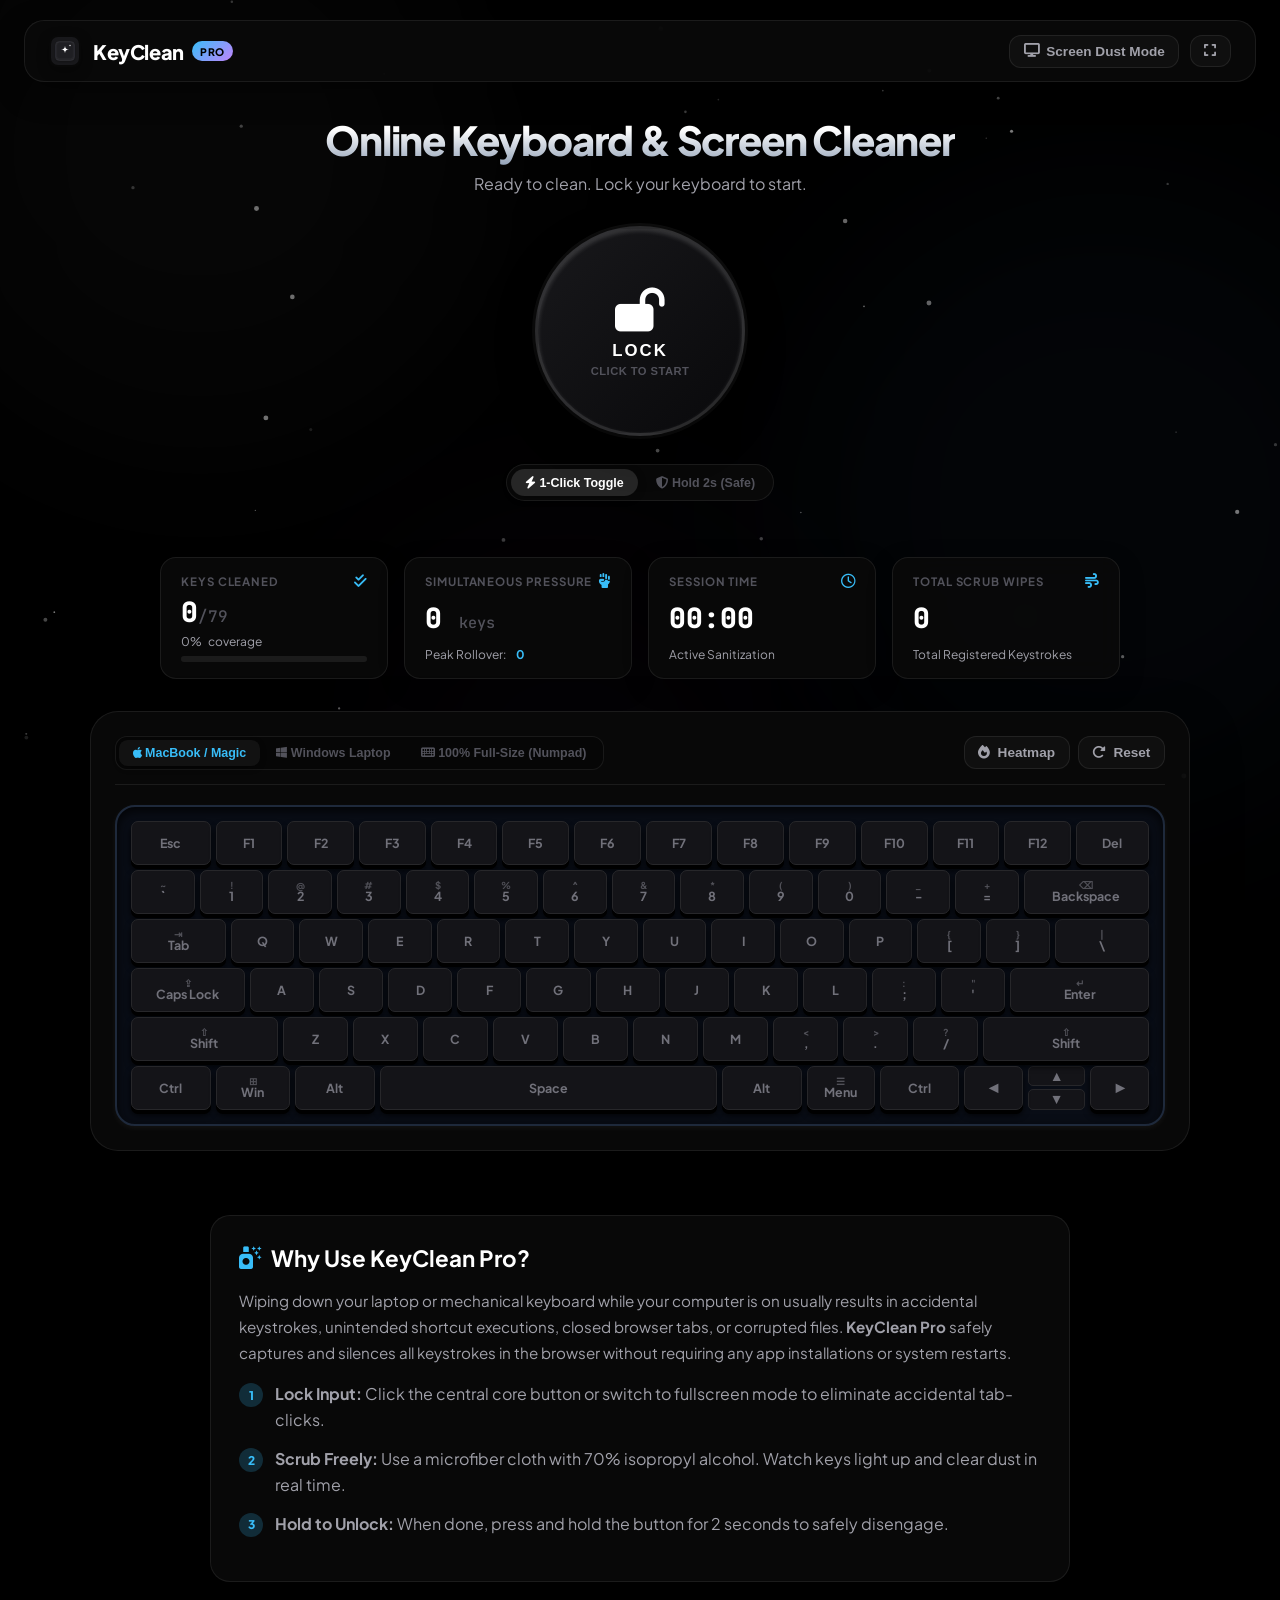
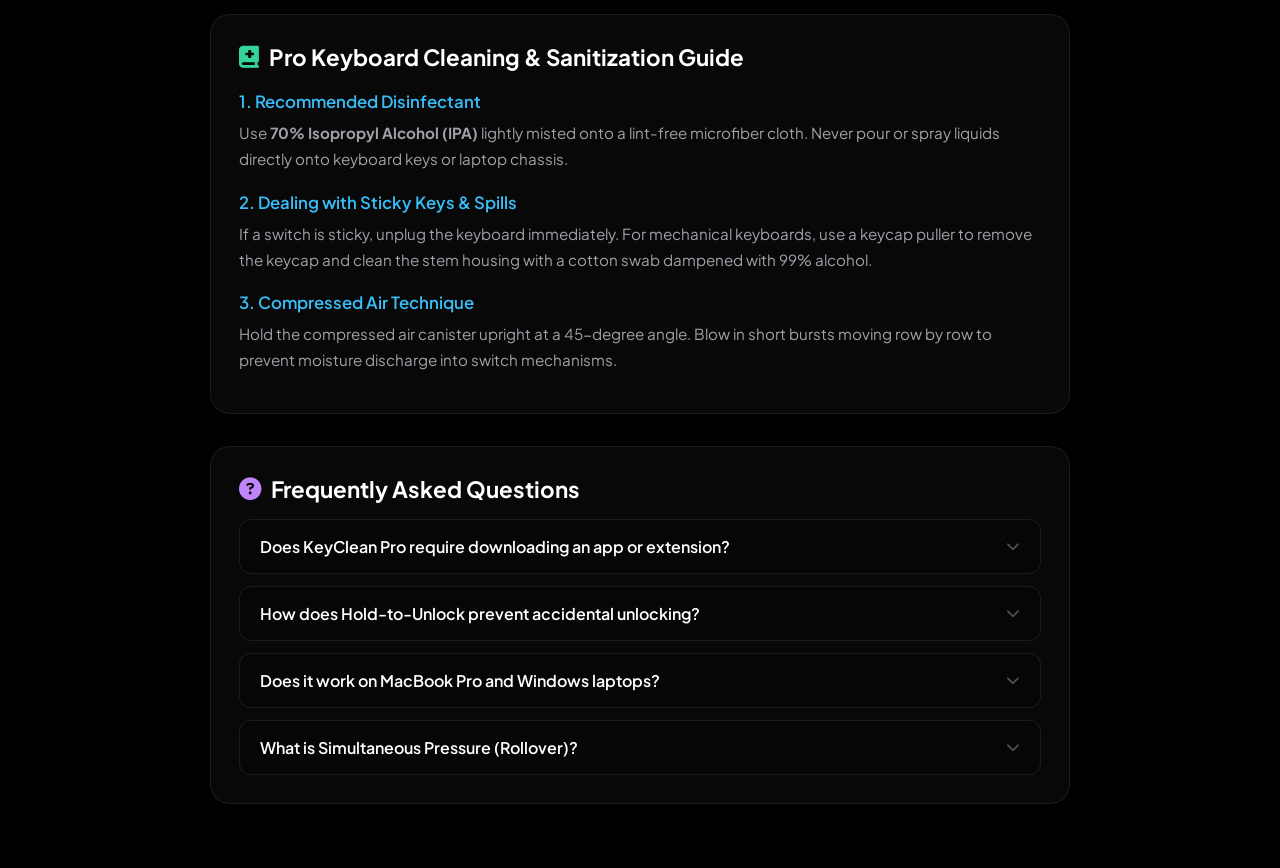
<file: index.html>
<!DOCTYPE html>
<html lang="en" data-theme="midnight">
<head>
    <meta charset="UTF-8">
    <meta name="viewport" content="width=device-width, initial-scale=1.0">
    <meta name="description" content="KeyClean Pro is a free online keyboard cleaner and screen sanitizer tool. Safely freeze keystrokes, detect multi-key rollover, inspect screen dust, and wipe laptop keys without typing.">
    <meta name="keywords" content="keyboard cleaner, online keyboard cleaner, clean keyboard without typing, keyboard lock, macbook keyboard cleaner, laptop keyboard cleaner, disable keyboard to wipe, screen dust inspection, key rollover tester, anti-ghosting test">
    <meta name="author" content="Arun Thomas">
    <meta name="robots" content="index, follow">
    <meta name="theme-color" content="#000000">
    <link rel="canonical" href="https://keycleanpro.vercel.app/">
    <title>KeyClean Pro – Free Online Keyboard &amp; Screen Cleaning Studio</title>

    <!-- Favicon & Touch Icons -->
    <link rel="icon" type="image/svg+xml" href="favicon.svg">
    <link rel="apple-touch-icon" href="assets/logo.png">

    <!-- Open Graph & Social Cards -->
    <meta property="og:site_name" content="KeyClean Pro">
    <meta property="og:title" content="KeyClean Pro – Free Online Keyboard & Screen Cleaner">
    <meta property="og:description" content="Freeze keystrokes safely, test multi-key rollover, inspect screen dust, and wipe your laptop keys without typing junk.">
    <meta property="og:type" content="website">
    <meta property="og:url" content="https://keycleanpro.vercel.app/">
    <meta property="og:image" content="https://raw.githubusercontent.com/arunofhyd/keycleanpro/main/assets/logo.png">

    <!-- Twitter Card -->
    <meta name="twitter:card" content="summary_large_image">
    <meta name="twitter:title" content="KeyClean Pro – Free Online Keyboard & Screen Cleaner">
    <meta name="twitter:description" content="Freeze keystrokes safely, test multi-key rollover, inspect screen dust, and wipe your laptop keys without typing junk.">
    <meta name="twitter:image" content="https://raw.githubusercontent.com/arunofhyd/keycleanpro/main/assets/logo.png">

    <!-- Icons & Fonts -->
    <link rel="stylesheet" href="https://cdnjs.cloudflare.com/ajax/libs/font-awesome/6.5.1/css/all.min.css">
    <link rel="stylesheet" href="css/themes.css">
    <link rel="stylesheet" href="css/style.css">

    <!-- Schema.org Application Metadata -->
    <script type="application/ld+json">
    {
      "@context": "https://schema.org",
      "@type": "SoftwareApplication",
      "name": "KeyClean Pro",
      "applicationCategory": "UtilityApplication",
      "operatingSystem": "macOS, Windows, Linux, ChromeOS",
      "description": "Professional web utility to safely freeze keyboard inputs, track cleaning telemetry, inspect screen smudges, and sanitize laptop or desktop keyboards.",
      "offers": {
        "@type": "Offer",
        "price": "0",
        "priceCurrency": "USD"
      }
    }
    </script>

    <!-- Schema.org FAQ Metadata -->
    <script type="application/ld+json">
    {
      "@context": "https://schema.org",
      "@type": "FAQPage",
      "mainEntity": [
        {
          "@type": "Question",
          "name": "How does KeyClean Pro safely lock my keyboard?",
          "acceptedAnswer": {
            "@type": "Answer",
            "text": "KeyClean Pro uses high-priority capture-phase browser event interceptors to suppress all keystrokes, OS shortcut attempts, and context menus, allowing you to wipe keys without typing."
          }
        },
        {
          "@type": "Question",
          "name": "Why is Hold-to-Unlock safer than a standard button?",
          "acceptedAnswer": {
            "@type": "Answer",
            "text": "When vigorously scrubbing a keyboard or trackpad, an accidental finger or cloth swipe can click a standard button and unlock the keyboard mid-clean. Hold-to-Unlock requires a deliberate 2-second press to disengage."
          }
        },
        {
          "@type": "Question",
          "name": "What is Screen Dust & Smudge Inspection Mode?",
          "acceptedAnswer": {
            "@type": "Answer",
            "text": "It switches your monitor into pure pitch-black, brilliant clean white, or high-contrast grids to highlight fingerprints, smudges, and dust particles while wiping your display."
          }
        }
      ]
    }
    </script>
</head>
<body>

    <!-- Ambient Gradient Mesh & Particle Canvas -->
    <div class="ambient-mesh" aria-hidden="true">
        <div class="mesh-blob mesh-blob-1"></div>
        <div class="mesh-blob mesh-blob-2"></div>
        <div class="mesh-blob mesh-blob-3"></div>
    </div>
    <canvas id="particleCanvas" aria-hidden="true"></canvas>

    <!-- Main Container -->
    <main class="app-container">

        <!-- Top Header & Controls -->
        <header class="header-bar" role="banner">
            <div class="brand">
                <img src="assets/logo.svg" alt="KeyClean Pro Logo" class="brand-logo" width="32" height="32">
                <div class="brand-title">
                    KeyClean <span class="pro-badge">PRO</span>
                </div>
            </div>

            <nav class="header-actions" aria-label="Tool options">
                <!-- Screen Cleaner Mode -->
                <button id="screenCleanBtn" class="action-btn" title="Screen Dust & Smudge Finder" aria-label="Screen Dust Finder">
                    <i class="fa-solid fa-display"></i>
                    <span>Screen Dust Mode</span>
                </button>

                <!-- Fullscreen Toggle -->
                <button id="fullscreenBtn" class="action-btn" title="Toggle Fullscreen" aria-label="Toggle Fullscreen">
                    <i class="fa-solid fa-expand"></i>
                </button>
            </nav>
        </header>

        <!-- Hero Section & Lock Console -->
        <section class="hero-deck" aria-labelledby="mainTitle">
            <h1 id="mainTitle">Online Keyboard & Screen Cleaner</h1>
            <p id="heroSubtitle" class="hero-subtitle">Ready to clean. Lock your keyboard to start.</p>

            <!-- Big Interactive Lock/Unlock Core -->
            <div class="lock-core-wrapper">
                <svg class="lock-svg-ring" viewBox="0 0 234 234" aria-hidden="true">
                    <circle class="lock-ring-bg" cx="117" cy="117" r="105"></circle>
                    <circle id="lockRingProgress" class="lock-ring-progress" cx="117" cy="117" r="105"></circle>
                </svg>

                <button id="lockCoreBtn" class="lock-core-btn" aria-label="Toggle Keyboard Lock">
                    <div class="lock-icon-box">
                        <i id="lockIcon" class="fa-solid fa-lock-open"></i>
                    </div>
                    <span id="lockLabel" class="lock-btn-label">LOCK</span>
                    <span id="lockSublabel" class="lock-btn-sublabel">Click to Start</span>
                </button>
            </div>

            <!-- Safety Mode Switcher -->
            <div class="safety-controls">
                <div class="mode-pill-group" role="radiogroup" aria-label="Unlock Protection Mode">
                    <button class="mode-pill active" data-mode="click" role="radio" aria-checked="true">
                        <i class="fa-solid fa-bolt mr-1"></i> 1-Click Toggle
                    </button>
                    <button class="mode-pill" data-mode="hold" role="radio" aria-checked="false">
                        <i class="fa-solid fa-shield-halved mr-1"></i> Hold 2s (Safe)
                    </button>
                </div>
            </div>
        </section>

        <!-- Real-Time Telemetry HUD -->
        <section class="telemetry-hud" aria-label="Cleaning Telemetry">
            <!-- Coverage / Keys Cleaned -->
            <div class="hud-card">
                <div class="hud-header">
                    <span class="hud-title">Keys Cleaned</span>
                    <i class="fa-solid fa-check-double hud-icon"></i>
                </div>
                <div class="hud-value">
                    <span id="hudCleanedCount">0</span><span style="font-size: 1rem; color: var(--text-muted); font-weight: 500;">/<span id="hudTotalKeys">78</span></span>
                </div>
                <div class="hud-footer">
                    <span id="hudCoveragePct">0%</span> coverage
                </div>
                <div class="mini-progress-track">
                    <div id="hudProgressFill" class="mini-progress-fill"></div>
                </div>
            </div>

            <!-- Rollover / Simultaneous Pressure -->
            <div class="hud-card">
                <div class="hud-header">
                    <span class="hud-title">Simultaneous Pressure</span>
                    <i class="fa-solid fa-hand-fist hud-icon"></i>
                </div>
                <div class="hud-value">
                    <span id="hudCurrentRollover">0</span> <span style="font-size: 0.95rem; font-weight: 500; color: var(--text-muted);">keys</span>
                </div>
                <div class="hud-footer">
                    Peak Rollover: <strong id="hudPeakRollover" style="color: var(--accent-cyan); margin-left: 4px;">0</strong>
                </div>
            </div>

            <!-- Cleaning Timer -->
            <div class="hud-card">
                <div class="hud-header">
                    <span class="hud-title">Session Time</span>
                    <i class="fa-regular fa-clock hud-icon"></i>
                </div>
                <div class="hud-value" id="hudTimer">00:00</div>
                <div class="hud-footer">Active Sanitization</div>
            </div>

            <!-- Scrub Velocity -->
            <div class="hud-card">
                <div class="hud-header">
                    <span class="hud-title">Total Scrub Wipes</span>
                    <i class="fa-solid fa-wind hud-icon"></i>
                </div>
                <div class="hud-value" id="hudTotalWipes">0</div>
                <div class="hud-footer">Total Registered Keystrokes</div>
            </div>
        </section>

        <!-- Virtual Keyboard Canvas Deck -->
        <section class="keyboard-wrapper" aria-label="Interactive Virtual Keyboard">
            <div class="keyboard-header-bar">
                <div class="layout-selector" role="tablist" aria-label="Keyboard Layouts">
                    <button class="layout-tab active" data-layout="mac" role="tab" aria-selected="true">
                        <i class="fa-brands fa-apple mr-1"></i> MacBook / Magic
                    </button>
                    <button class="layout-tab" data-layout="windows" role="tab" aria-selected="false">
                        <i class="fa-brands fa-windows mr-1"></i> Windows Laptop
                    </button>
                    <button class="layout-tab" data-layout="fullsize" role="tab" aria-selected="false">
                        <i class="fa-solid fa-keyboard mr-1"></i> 100% Full-Size (Numpad)
                    </button>
                </div>

                <div style="display: flex; gap: 0.5rem; align-items: center;">
                    <button id="toggleHeatmapBtn" class="action-btn" title="Toggle Scrubbing Heatmap">
                        <i class="fa-solid fa-fire"></i>
                        <span>Heatmap</span>
                    </button>
                    <button id="resetSessionBtn" class="action-btn" title="Reset Cleaned Keys & Counters">
                        <i class="fa-solid fa-rotate-right"></i>
                        <span>Reset</span>
                    </button>
                </div>
            </div>

            <!-- Render Target for Dynamic Keys Matrix -->
            <div id="keyboardDeck" class="keyboard-deck"></div>
        </section>

        <!-- SEO & Knowledge Section -->
        <section class="guide-section">
            <article class="guide-card">
                <h2><i class="fa-solid fa-spray-can-sparkles" style="color: var(--accent-cyan);"></i> Why Use KeyClean Pro?</h2>
                <p>
                    Wiping down your laptop or mechanical keyboard while your computer is on usually results in accidental keystrokes, unintended shortcut executions, closed browser tabs, or corrupted files. 
                    <strong>KeyClean Pro</strong> safely captures and silences all keystrokes in the browser without requiring any app installations or system restarts.
                </p>
                <div class="step-list">
                    <div class="step-item">
                        <span class="step-num">1</span>
                        <div><strong>Lock Input:</strong> Click the central core button or switch to fullscreen mode to eliminate accidental tab-clicks.</div>
                    </div>
                    <div class="step-item">
                        <span class="step-num">2</span>
                        <div><strong>Scrub Freely:</strong> Use a microfiber cloth with 70% isopropyl alcohol. Watch keys light up and clear dust in real time.</div>
                    </div>
                    <div class="step-item">
                        <span class="step-num">3</span>
                        <div><strong>Hold to Unlock:</strong> When done, press and hold the button for 2 seconds to safely disengage.</div>
                    </div>
                </div>
            </article>

            <!-- Pro Sanitization Guide -->
            <article class="guide-card">
                <h2><i class="fa-solid fa-book-medical" style="color: var(--accent-emerald);"></i> Pro Keyboard Cleaning & Sanitization Guide</h2>
                <h3>1. Recommended Disinfectant</h3>
                <p>
                    Use <strong>70% Isopropyl Alcohol (IPA)</strong> lightly misted onto a lint-free microfiber cloth. Never pour or spray liquids directly onto keyboard keys or laptop chassis.
                </p>

                <h3>2. Dealing with Sticky Keys & Spills</h3>
                <p>
                    If a switch is sticky, unplug the keyboard immediately. For mechanical keyboards, use a keycap puller to remove the keycap and clean the stem housing with a cotton swab dampened with 99% alcohol.
                </p>

                <h3>3. Compressed Air Technique</h3>
                <p>
                    Hold the compressed air canister upright at a 45-degree angle. Blow in short bursts moving row by row to prevent moisture discharge into switch mechanisms.
                </p>
            </article>

            <!-- Interactive FAQ Accordion -->
            <article class="guide-card">
                <h2><i class="fa-solid fa-circle-question" style="color: var(--accent-purple);"></i> Frequently Asked Questions</h2>
                <div class="faq-accordion">
                    <div class="faq-item">
                        <div class="faq-question">
                            <span>Does KeyClean Pro require downloading an app or extension?</span>
                            <i class="fa-solid fa-chevron-down faq-chevron"></i>
                        </div>
                        <div class="faq-answer">
                            No! KeyClean Pro is 100% web-based. It runs client-side in Safari, Chrome, Edge, and Firefox without requiring software downloads, admin rights, or browser extensions.
                        </div>
                    </div>

                    <div class="faq-item">
                        <div class="faq-question">
                            <span>How does Hold-to-Unlock prevent accidental unlocking?</span>
                            <i class="fa-solid fa-chevron-down faq-chevron"></i>
                        </div>
                        <div class="faq-answer">
                            Standard online cleaners unlock with a single inadvertent click. During heavy wiping, a cloth or palm can easily hit the mouse button. Our 2-second hold gauge ensures only intentional unlocks are registered.
                        </div>
                    </div>

                    <div class="faq-item">
                        <div class="faq-question">
                            <span>Does it work on MacBook Pro and Windows laptops?</span>
                            <i class="fa-solid fa-chevron-down faq-chevron"></i>
                        </div>
                        <div class="faq-answer">
                            Yes! KeyClean Pro includes native layouts for macOS (Command ⌘, Option ⌥) and Windows/PC laptops, plus a complete 100% full-size keyboard with numpad.
                        </div>
                    </div>

                    <div class="faq-item">
                        <div class="faq-question">
                            <span>What is Simultaneous Pressure (Rollover)?</span>
                            <i class="fa-solid fa-chevron-down faq-chevron"></i>
                        </div>
                        <div class="faq-answer">
                            When wiping multiple keys simultaneously with a cloth, your keyboard registers multiple inputs at once. KeyClean Pro measures multi-key rollover in real-time to benchmark your keyboard's anti-ghosting matrix.
                        </div>
                    </div>
                </div>
            </article>
        </section>

    </main>

    <!-- Screen Cleaning / Dust Inspection Modal Overlay -->
    <div id="screenOverlay" class="screen-inspection-overlay" role="dialog" aria-modal="true" aria-label="Screen Dust Inspection Mode">
        <div class="screen-toolbar">
            <span style="font-size: 0.8rem; font-weight: 700; color: #fff; margin-right: 0.5rem;">Dust Inspection:</span>
            <button class="screen-color-btn active" data-color="#000000" style="background: #000000;" title="OLED Pure Black"></button>
            <button class="screen-color-btn" data-color="#ffffff" style="background: #ffffff;" title="Clean White"></button>
            <button class="screen-color-btn" data-color="#10b981" style="background: #10b981;" title="Matrix Green"></button>
            <button class="screen-color-btn" data-color="grid" style="background: #1e293b;" title="High-Contrast Alignment Grid"></button>
            <button id="screenExitBtn" class="screen-exit-btn">Exit (ESC)</button>
        </div>
    </div>

    <!-- Application Scripts -->
    <script src="js/layouts.js"></script>
    <script src="js/cleaner.js"></script>
    <script src="js/app.js"></script>
</body>
</html>
</file>
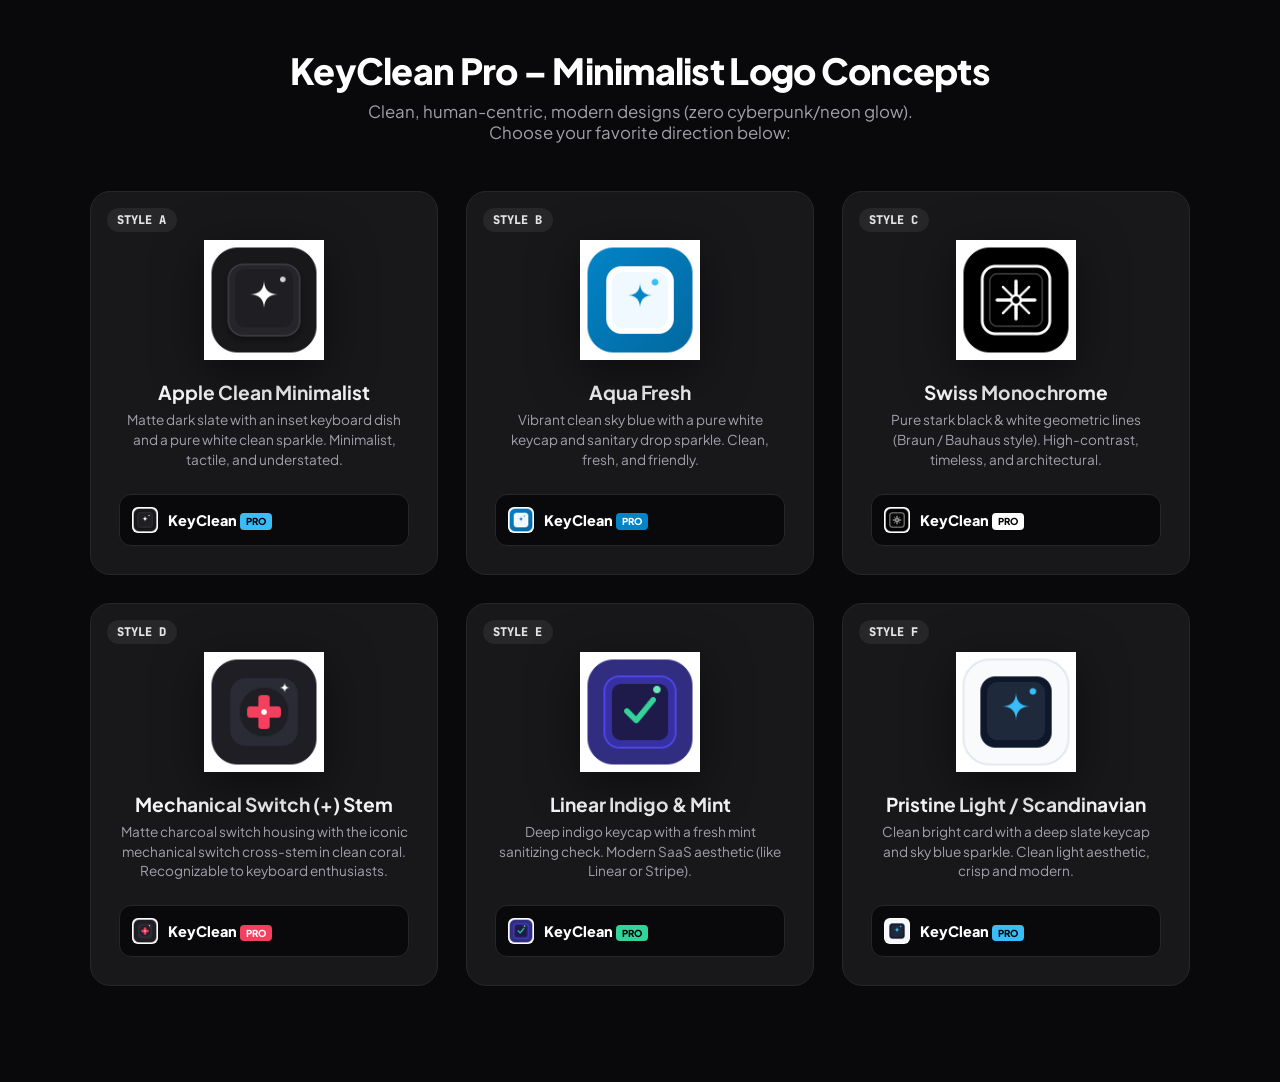
<file: assets/samples/preview.html>
<!DOCTYPE html>
<html lang="en">
<head>
    <meta charset="UTF-8">
    <meta name="viewport" content="width=device-width, initial-scale=1.0">
    <title>KeyClean Pro – Clean &amp; Minimalist Logo Samples</title>
    <link rel="preconnect" href="https://fonts.googleapis.com">
    <link rel="preconnect" href="https://fonts.gstatic.com" crossorigin>
    <link href="https://fonts.googleapis.com/css2?family=Plus+Jakarta+Sans:wght@500;700;800&family=JetBrains+Mono:wght@600&display=swap" rel="stylesheet">
    <style>
        * { box-sizing: border-box; margin: 0; padding: 0; }
        body {
            font-family: 'Plus Jakarta Sans', sans-serif;
            background: #09090b;
            color: #f4f4f5;
            padding: 3rem 1.5rem;
            min-height: 100vh;
        }
        .container {
            max-width: 1100px;
            margin: 0 auto;
        }
        header {
            text-align: center;
            margin-bottom: 3rem;
        }
        h1 {
            font-size: 2.25rem;
            font-weight: 800;
            letter-spacing: -0.02em;
            margin-bottom: 0.5rem;
            color: #ffffff;
        }
        p.subtitle {
            color: #a1a1aa;
            font-size: 1.05rem;
            max-width: 600px;
            margin: 0 auto;
        }
        .grid {
            display: grid;
            grid-template-columns: repeat(auto-fit, minmax(300px, 1fr));
            gap: 1.75rem;
            margin-bottom: 3rem;
        }
        .card {
            background: #18181b;
            border: 1px solid #27272a;
            border-radius: 1.25rem;
            padding: 1.75rem;
            display: flex;
            flex-direction: column;
            align-items: center;
            text-align: center;
            transition: all 0.25s ease;
            position: relative;
        }
        .card:hover {
            border-color: #52525b;
            transform: translateY(-4px);
            box-shadow: 0 16px 32px rgba(0, 0, 0, 0.4);
        }
        .badge-num {
            position: absolute;
            top: 1rem;
            left: 1rem;
            background: #27272a;
            color: #e4e4e7;
            font-size: 0.75rem;
            font-weight: 800;
            padding: 0.25rem 0.65rem;
            border-radius: 999px;
            font-family: 'JetBrains Mono', monospace;
        }
        .icon-stage {
            width: 120px;
            height: 120px;
            margin: 1.25rem 0 1.25rem 0;
            display: flex;
            align-items: center;
            justify-content: center;
        }
        .icon-stage img {
            width: 100%;
            height: 100%;
            object-fit: contain;
            filter: drop-shadow(0 12px 24px rgba(0,0,0,0.5));
        }
        .card h2 {
            font-size: 1.2rem;
            font-weight: 700;
            margin-bottom: 0.4rem;
            color: #f4f4f5;
        }
        .card p.desc {
            font-size: 0.85rem;
            color: #a1a1aa;
            line-height: 1.45;
            margin-bottom: 1.5rem;
            flex-grow: 1;
        }
        .live-mockup {
            width: 100%;
            background: #09090b;
            border: 1px solid #27272a;
            border-radius: 0.75rem;
            padding: 0.75rem;
            display: flex;
            align-items: center;
            gap: 0.6rem;
            font-size: 0.9rem;
            font-weight: 800;
            color: #fff;
        }
        .live-mockup img {
            width: 26px;
            height: 26px;
            border-radius: 6px;
        }
        .pro-pill {
            background: #38bdf8;
            color: #000;
            font-size: 0.6rem;
            padding: 0.15rem 0.4rem;
            border-radius: 4px;
            font-weight: 900;
        }
    </style>
</head>
<body>
    <div class="container">
        <header>
            <h1>KeyClean Pro – Minimalist Logo Concepts</h1>
            <p class="subtitle">Clean, human-centric, modern designs (zero cyberpunk/neon glow). Choose your favorite direction below:</p>
        </header>

        <div class="grid">
            <!-- Style A -->
            <div class="card">
                <span class="badge-num">STYLE A</span>
                <div class="icon-stage">
                    <img src="sample_A_apple_minimal.png" alt="Style A">
                </div>
                <h2>Apple Clean Minimalist</h2>
                <p class="desc">Matte dark slate with an inset keyboard dish and a pure white clean sparkle. Minimalist, tactile, and understated.</p>
                <div class="live-mockup">
                    <img src="sample_A_apple_minimal.png" alt="Preview">
                    <span>KeyClean <span class="pro-pill">PRO</span></span>
                </div>
            </div>

            <!-- Style B -->
            <div class="card">
                <span class="badge-num">STYLE B</span>
                <div class="icon-stage">
                    <img src="sample_B_aqua_fresh.png" alt="Style B">
                </div>
                <h2>Aqua Fresh</h2>
                <p class="desc">Vibrant clean sky blue with a pure white keycap and sanitary drop sparkle. Clean, fresh, and friendly.</p>
                <div class="live-mockup">
                    <img src="sample_B_aqua_fresh.png" alt="Preview">
                    <span>KeyClean <span class="pro-pill" style="background:#0284c7; color:#fff;">PRO</span></span>
                </div>
            </div>

            <!-- Style C -->
            <div class="card">
                <span class="badge-num">STYLE C</span>
                <div class="icon-stage">
                    <img src="sample_C_swiss_monochrome.png" alt="Style C">
                </div>
                <h2>Swiss Monochrome</h2>
                <p class="desc">Pure stark black &amp; white geometric lines (Braun / Bauhaus style). High-contrast, timeless, and architectural.</p>
                <div class="live-mockup">
                    <img src="sample_C_swiss_monochrome.png" alt="Preview">
                    <span>KeyClean <span class="pro-pill" style="background:#fff; color:#000;">PRO</span></span>
                </div>
            </div>

            <!-- Style D -->
            <div class="card">
                <span class="badge-num">STYLE D</span>
                <div class="icon-stage">
                    <img src="sample_D_mechanical_stem.png" alt="Style D">
                </div>
                <h2>Mechanical Switch (+) Stem</h2>
                <p class="desc">Matte charcoal switch housing with the iconic mechanical switch cross-stem in clean coral. Recognizable to keyboard enthusiasts.</p>
                <div class="live-mockup">
                    <img src="sample_D_mechanical_stem.png" alt="Preview">
                    <span>KeyClean <span class="pro-pill" style="background:#f43f5e; color:#fff;">PRO</span></span>
                </div>
            </div>

            <!-- Style E -->
            <div class="card">
                <span class="badge-num">STYLE E</span>
                <div class="icon-stage">
                    <img src="sample_E_linear_indigo.png" alt="Style E">
                </div>
                <h2>Linear Indigo &amp; Mint</h2>
                <p class="desc">Deep indigo keycap with a fresh mint sanitizing check. Modern SaaS aesthetic (like Linear or Stripe).</p>
                <div class="live-mockup">
                    <img src="sample_E_linear_indigo.png" alt="Preview">
                    <span>KeyClean <span class="pro-pill" style="background:#34d399; color:#000;">PRO</span></span>
                </div>
            </div>

            <!-- Style F -->
            <div class="card">
                <span class="badge-num">STYLE F</span>
                <div class="icon-stage">
                    <img src="sample_F_pristine_light.png" alt="Style F">
                </div>
                <h2>Pristine Light / Scandinavian</h2>
                <p class="desc">Clean bright card with a deep slate keycap and sky blue sparkle. Clean light aesthetic, crisp and modern.</p>
                <div class="live-mockup">
                    <img src="sample_F_pristine_light.png" alt="Preview">
                    <span>KeyClean <span class="pro-pill">PRO</span></span>
                </div>
            </div>
        </div>
    </div>
</body>
</html>
</file>
<file: css/themes.css>
/**
 * KeyClean Pro - OLED Midnight Theme Tokens
 */

:root,
[data-theme="midnight"] {
    --bg-base: #000000;
    --bg-surface: rgba(10, 10, 10, 0.85);
    --bg-surface-elevated: rgba(20, 20, 20, 0.95);
    --bg-glass: rgba(255, 255, 255, 0.03);
    --border-glass: rgba(255, 255, 255, 0.08);
    --border-glass-glow: rgba(255, 255, 255, 0.25);

    --text-primary: #ffffff;
    --text-secondary: #a1a1aa;
    --text-muted: #52525b;

    --accent-cyan: #38bdf8;
    --accent-blue: #60a5fa;
    --accent-purple: #c084fc;
    --accent-pink: #f472b6;
    --accent-emerald: #34d399;
    --accent-amber: #fbbf24;
    --accent-ruby: #f87171;

    --lock-active-glow: rgba(248, 113, 113, 0.35);
    --lock-active-bg: linear-gradient(135deg, #dc2626 0%, #7f1d1d 100%);
    --lock-idle-bg: linear-gradient(135deg, #18181b 0%, #09090b 100%);

    --key-base: #0a0a0c;
    --key-top: #141418;
    --key-border: #27272a;
    --key-text: #71717a;
    --key-shadow: 0 4px 0 #000000, 0 5px 6px rgba(0, 0, 0, 0.8);

    --key-cleaned-bg: linear-gradient(180deg, #27272a 0%, #18181b 100%);
    --key-cleaned-border: #a1a1aa;
    --key-cleaned-text: #ffffff;
    --key-cleaned-glow: 0 0 12px rgba(255, 255, 255, 0.35), inset 0 0 6px rgba(255, 255, 255, 0.15);

    --key-active-bg: linear-gradient(180deg, #3f3f46 0%, #27272a 100%);
    --key-active-border: #ffffff;
    --key-active-glow: 0 0 20px rgba(255, 255, 255, 0.7);

    --mesh-blob-1: rgba(255, 255, 255, 0.04);
    --mesh-blob-2: rgba(96, 165, 250, 0.05);
    --mesh-blob-3: rgba(192, 132, 252, 0.04);
}
</file>
<file: css/style.css>
@import url('https://fonts.googleapis.com/css2?family=JetBrains+Mono:wght@400;600;700&family=Plus+Jakarta+Sans:wght@400;500;600;700;800&display=swap');

/* ==========================================================================
   Base & Reset
   ========================================================================== */
*, *::before, *::after {
    box-sizing: border-box;
    margin: 0;
    padding: 0;
    -webkit-font-smoothing: antialiased;
    -moz-osx-font-smoothing: grayscale;
}

body {
    font-family: 'Plus Jakarta Sans', -apple-system, BlinkMacSystemFont, sans-serif;
    background-color: var(--bg-base);
    color: var(--text-primary);
    min-height: 100vh;
    overflow-x: hidden;
    overflow-y: auto;
    user-select: none;
    -webkit-user-select: none;
    position: relative;
    transition: background-color 0.4s ease;
}

body.locked {
    overflow-x: hidden;
}

/* ==========================================================================
   Ambient Background Mesh & Dust
   ========================================================================== */
.ambient-mesh {
    position: fixed;
    inset: 0;
    pointer-events: none;
    z-index: 0;
    overflow: hidden;
}

.mesh-blob {
    position: absolute;
    border-radius: 50%;
    filter: blur(100px);
    opacity: 0.6;
    animation: floatMesh 18s ease-in-out infinite alternate;
}

.mesh-blob-1 {
    width: 600px;
    height: 600px;
    background: var(--mesh-blob-1);
    top: -150px;
    left: -100px;
}

.mesh-blob-2 {
    width: 650px;
    height: 650px;
    background: var(--mesh-blob-2);
    top: 20%;
    right: -150px;
    animation-delay: -6s;
}

.mesh-blob-3 {
    width: 500px;
    height: 500px;
    background: var(--mesh-blob-3);
    bottom: -100px;
    left: 25%;
    animation-delay: -12s;
}

@keyframes floatMesh {
    0% { transform: translate(0, 0) scale(1); }
    50% { transform: translate(40px, -30px) scale(1.08); }
    100% { transform: translate(-30px, 40px) scale(0.95); }
}

#particleCanvas {
    position: fixed;
    inset: 0;
    pointer-events: none;
    z-index: 1;
}

/* ==========================================================================
   Layout & Container
   ========================================================================== */
.app-container {
    position: relative;
    z-index: 2;
    max-width: 1280px;
    margin: 0 auto;
    padding: 1.25rem 1.5rem 4rem;
    display: flex;
    flex-direction: column;
    align-items: center;
}

/* ==========================================================================
   Header Navbar
   ========================================================================== */
.header-bar {
    width: 100%;
    display: flex;
    align-items: center;
    justify-content: space-between;
    padding: 0.85rem 1.5rem;
    background: var(--bg-surface);
    backdrop-filter: blur(16px);
    -webkit-backdrop-filter: blur(16px);
    border: 1px solid var(--border-glass);
    border-radius: 1.25rem;
    margin-bottom: 2rem;
    box-shadow: 0 10px 30px rgba(0, 0, 0, 0.35);
    flex-wrap: wrap;
    gap: 1rem;
}

.brand {
    display: flex;
    align-items: center;
    gap: 0.75rem;
}

.brand-icon {
    font-size: 1.5rem;
    color: var(--accent-cyan);
    filter: drop-shadow(0 0 10px var(--accent-cyan));
}

.brand-logo {
    width: 32px;
    height: 32px;
    border-radius: 8px;
    object-fit: contain;
    box-shadow: 0 4px 12px rgba(0, 0, 0, 0.35);
}

.brand-title {
    font-size: 1.25rem;
    font-weight: 800;
    letter-spacing: -0.02em;
    display: flex;
    align-items: center;
    gap: 0.5rem;
}

.pro-badge {
    font-size: 0.65rem;
    font-weight: 800;
    letter-spacing: 0.08em;
    padding: 0.2rem 0.5rem;
    background: linear-gradient(135deg, var(--accent-cyan), var(--accent-purple));
    color: #000;
    border-radius: 999px;
    text-transform: uppercase;
}

.header-actions {
    display: flex;
    align-items: center;
    gap: 0.65rem;
    flex-wrap: wrap;
}

.action-btn {
    display: inline-flex;
    align-items: center;
    gap: 0.45rem;
    padding: 0.5rem 0.85rem;
    background: var(--bg-glass);
    border: 1px solid var(--border-glass);
    color: var(--text-secondary);
    border-radius: 0.75rem;
    font-size: 0.85rem;
    font-weight: 600;
    cursor: pointer;
    transition: all 0.2s ease;
    outline: none;
}

.action-btn:hover {
    color: var(--text-primary);
    background: rgba(255, 255, 255, 0.08);
    border-color: var(--border-glass-glow);
    transform: translateY(-1px);
}

.action-btn.active {
    background: rgba(56, 189, 248, 0.15);
    border-color: var(--accent-blue);
    color: var(--accent-cyan);
}

.action-select {
    padding: 0.5rem 0.85rem;
    background: var(--bg-surface-elevated);
    border: 1px solid var(--border-glass);
    color: var(--text-primary);
    border-radius: 0.75rem;
    font-size: 0.85rem;
    font-weight: 600;
    cursor: pointer;
    outline: none;
    transition: border-color 0.2s ease;
}

.action-select:hover, .action-select:focus {
    border-color: var(--accent-cyan);
}

/* ==========================================================================
   Hero Deck & Lock Console
   ========================================================================== */
.hero-deck {
    width: 100%;
    max-width: 680px;
    display: flex;
    flex-direction: column;
    align-items: center;
    text-align: center;
    margin-bottom: 2rem;
}

.hero-deck h1 {
    font-size: clamp(1.8rem, 4vw, 2.5rem);
    font-weight: 800;
    letter-spacing: -0.03em;
    margin-bottom: 0.5rem;
    background: linear-gradient(180deg, #ffffff 30%, #94a3b8 100%);
    -webkit-background-clip: text;
    -webkit-text-fill-color: transparent;
}

.hero-subtitle {
    font-size: 1rem;
    color: var(--text-secondary);
    margin-bottom: 2rem;
    transition: color 0.3s ease;
}

/* Big Interactive Lock/Unlock Core */
.lock-core-wrapper {
    position: relative;
    width: 210px;
    height: 210px;
    margin: 0 auto 1.75rem;
    display: flex;
    align-items: center;
    justify-content: center;
}

.lock-svg-ring {
    position: absolute;
    inset: -12px;
    width: calc(100% + 24px);
    height: calc(100% + 24px);
    pointer-events: none;
    transform: rotate(-90deg);
}

.lock-ring-bg {
    fill: none;
    stroke: rgba(255, 255, 255, 0.05);
    stroke-width: 6;
}

.lock-ring-progress {
    fill: none;
    stroke: var(--accent-cyan);
    stroke-width: 6;
    stroke-linecap: round;
    stroke-dasharray: 660;
    stroke-dashoffset: 660;
    transition: stroke-dashoffset 0.05s linear;
}

.lock-core-btn {
    position: relative;
    width: 100%;
    height: 100%;
    border-radius: 50%;
    background: var(--lock-idle-bg);
    border: 3px solid rgba(255, 255, 255, 0.12);
    box-shadow: 0 15px 35px rgba(0, 0, 0, 0.5), inset 0 2px 4px rgba(255, 255, 255, 0.15);
    display: flex;
    flex-direction: column;
    align-items: center;
    justify-content: center;
    cursor: pointer;
    outline: none;
    transition: all 0.35s cubic-bezier(0.16, 1, 0.3, 1);
    z-index: 2;
    touch-action: none;
}

.lock-core-btn:hover {
    border-color: var(--accent-cyan);
    box-shadow: 0 0 35px rgba(56, 189, 248, 0.35), inset 0 2px 6px rgba(255, 255, 255, 0.25);
    transform: scale(1.02);
}

.lock-core-btn:active {
    transform: scale(0.97);
}

.lock-icon-box {
    font-size: 2.75rem;
    color: var(--text-primary);
    margin-bottom: 0.35rem;
    transition: all 0.3s ease;
}

.lock-btn-label {
    font-size: 1.05rem;
    font-weight: 800;
    letter-spacing: 0.12em;
    text-transform: uppercase;
    color: var(--text-primary);
}

.lock-btn-sublabel {
    font-size: 0.7rem;
    font-weight: 600;
    letter-spacing: 0.04em;
    color: var(--text-muted);
    margin-top: 0.2rem;
    text-transform: uppercase;
}

/* Active Locked State for Core Button */
body.locked .lock-core-btn {
    background: var(--lock-active-bg);
    border-color: rgba(255, 255, 255, 0.4);
    box-shadow: 0 0 45px var(--lock-active-glow), inset 0 2px 8px rgba(255, 255, 255, 0.4);
    animation: lockPulse 2s infinite;
}

body.locked .lock-ring-progress {
    stroke: #ffffff;
}

@keyframes lockPulse {
    0% { box-shadow: 0 0 30px var(--lock-active-glow); }
    50% { box-shadow: 0 0 60px var(--lock-active-glow), 0 0 90px rgba(239, 68, 68, 0.3); }
    100% { box-shadow: 0 0 30px var(--lock-active-glow); }
}

/* Safety Unlock Mode Picker */
.safety-controls {
    display: flex;
    flex-direction: column;
    align-items: center;
    gap: 0.75rem;
    margin-bottom: 1.5rem;
}

.mode-pill-group {
    display: inline-flex;
    background: var(--bg-surface);
    border: 1px solid var(--border-glass);
    border-radius: 999px;
    padding: 0.25rem;
    gap: 0.25rem;
}

.mode-pill {
    padding: 0.4rem 0.9rem;
    font-size: 0.78rem;
    font-weight: 700;
    border-radius: 999px;
    border: none;
    background: transparent;
    color: var(--text-muted);
    cursor: pointer;
    transition: all 0.2s ease;
}

.mode-pill:hover {
    color: var(--text-primary);
}

.mode-pill.active {
    background: rgba(255, 255, 255, 0.12);
    color: var(--text-primary);
    box-shadow: 0 2px 8px rgba(0, 0, 0, 0.25);
}


/* ==========================================================================
   Real-Time Telemetry HUD
   ========================================================================== */
.telemetry-hud {
    width: 100%;
    max-width: 960px;
    display: grid;
    grid-template-columns: repeat(auto-fit, minmax(180px, 1fr));
    gap: 1rem;
    margin-bottom: 2rem;
}

.hud-card {
    background: var(--bg-surface);
    backdrop-filter: blur(12px);
    -webkit-backdrop-filter: blur(12px);
    border: 1px solid var(--border-glass);
    border-radius: 1rem;
    padding: 1rem 1.25rem;
    display: flex;
    flex-direction: column;
    justify-content: space-between;
    box-shadow: 0 8px 24px rgba(0, 0, 0, 0.25);
    transition: all 0.25s ease;
}

.hud-card:hover {
    border-color: var(--border-glass-glow);
    transform: translateY(-2px);
}

.hud-header {
    display: flex;
    align-items: center;
    justify-content: space-between;
    margin-bottom: 0.5rem;
}

.hud-title {
    font-size: 0.72rem;
    font-weight: 700;
    letter-spacing: 0.08em;
    text-transform: uppercase;
    color: var(--text-muted);
}

.hud-icon {
    font-size: 0.9rem;
    color: var(--accent-cyan);
}

.hud-value {
    font-family: 'JetBrains Mono', monospace;
    font-size: 1.75rem;
    font-weight: 800;
    color: var(--text-primary);
    line-height: 1.1;
    margin-bottom: 0.4rem;
}

.hud-footer {
    font-size: 0.75rem;
    color: var(--text-secondary);
    display: flex;
    align-items: center;
    gap: 0.35rem;
}

/* Mini Progress Bar */
.mini-progress-track {
    width: 100%;
    height: 6px;
    background: rgba(255, 255, 255, 0.08);
    border-radius: 999px;
    overflow: hidden;
    margin-top: 0.4rem;
}

.mini-progress-fill {
    height: 100%;
    width: 0%;
    background: linear-gradient(90deg, var(--accent-cyan), var(--accent-blue));
    border-radius: 999px;
    transition: width 0.3s cubic-bezier(0.16, 1, 0.3, 1);
}

/* ==========================================================================
   Virtual Keyboard Canvas / Deck
   ========================================================================== */
.keyboard-wrapper {
    width: 100%;
    max-width: 1100px;
    background: var(--bg-surface);
    backdrop-filter: blur(16px);
    -webkit-backdrop-filter: blur(16px);
    border: 1px solid var(--border-glass);
    border-radius: 1.75rem;
    padding: 1.5rem;
    box-shadow: 0 20px 50px rgba(0, 0, 0, 0.45);
    margin-bottom: 3rem;
    transition: border-color 0.3s ease;
}

.keyboard-header-bar {
    display: flex;
    align-items: center;
    justify-content: space-between;
    margin-bottom: 1.25rem;
    padding-bottom: 0.85rem;
    border-bottom: 1px solid var(--border-glass);
    flex-wrap: wrap;
    gap: 0.75rem;
}

.layout-selector {
    display: inline-flex;
    background: rgba(0, 0, 0, 0.25);
    border: 1px solid var(--border-glass);
    border-radius: 0.75rem;
    padding: 3px;
    gap: 3px;
}

.layout-tab {
    padding: 0.4rem 0.85rem;
    font-size: 0.78rem;
    font-weight: 700;
    border-radius: 0.55rem;
    border: none;
    background: transparent;
    color: var(--text-muted);
    cursor: pointer;
    transition: all 0.2s ease;
}

.layout-tab:hover {
    color: var(--text-primary);
}

.layout-tab.active {
    background: var(--bg-surface-elevated);
    color: var(--accent-cyan);
    box-shadow: 0 2px 6px rgba(0, 0, 0, 0.3);
}

.keyboard-deck {
    background: #090d16;
    border: 2px solid #1e293b;
    border-radius: 1.25rem;
    padding: 14px;
    box-shadow: inset 0 4px 12px rgba(0, 0, 0, 0.8), 0 2px 6px rgba(255, 255, 255, 0.05);
    overflow-x: auto;
    overflow-y: hidden;
}

/* Rows & Keys */
.kbd-row {
    display: flex;
    gap: 5px;
    margin-bottom: 5px;
}

.kbd-row:last-child {
    margin-bottom: 0;
}

.kbd-key {
    height: 44px;
    border-radius: 7px;
    background: var(--key-top);
    border: 1px solid var(--key-border);
    box-shadow: var(--key-shadow);
    color: var(--key-text);
    display: flex;
    flex-direction: column;
    align-items: center;
    justify-content: center;
    font-size: 0.78rem;
    font-weight: 700;
    position: relative;
    user-select: none;
    transition: background 0.25s ease, border-color 0.25s ease, box-shadow 0.25s ease, color 0.25s ease, transform 0.08s ease;
    cursor: default;
    min-width: 32px;
}

.kbd-key .sub-legend {
    font-size: 0.6rem;
    opacity: 0.65;
    line-height: 1;
}

.kbd-key .main-legend {
    line-height: 1;
}

/* Key Split Layout (Arrow Up/Down) */
.kbd-key-split {
    display: flex;
    flex-direction: column;
    gap: 3px;
    height: 44px;
}

.kbd-split-half {
    flex: 1;
    border-radius: 5px;
    background: var(--key-top);
    border: 1px solid var(--key-border);
    box-shadow: 0 2px 0 #090d16;
    color: var(--key-text);
    display: flex;
    align-items: center;
    justify-content: center;
    font-size: 0.68rem;
    font-weight: 700;
    transition: all 0.2s ease;
}

/* Cleaned State */
.kbd-key.cleaned,
.kbd-split-half.cleaned {
    background: var(--key-cleaned-bg);
    border-color: var(--key-cleaned-border);
    color: var(--key-cleaned-text);
    box-shadow: var(--key-cleaned-glow), var(--key-shadow);
}

/* Active Depressed State */
.kbd-key.active,
.kbd-split-half.active {
    background: var(--key-active-bg) !important;
    border-color: var(--key-active-border) !important;
    color: #ffffff !important;
    box-shadow: var(--key-active-glow), 0 1px 0 #000 !important;
    transform: translateY(2px);
}

/* Heatmap Overlays */
.kbd-key.heat-1 { border-color: rgba(56, 189, 248, 0.8); }
.kbd-key.heat-2 { border-color: rgba(52, 211, 153, 0.9); box-shadow: 0 0 12px rgba(52, 211, 153, 0.5); }
.kbd-key.heat-3 { border-color: rgba(251, 191, 36, 0.9); box-shadow: 0 0 16px rgba(251, 191, 36, 0.6); }
.kbd-key.heat-4 { border-color: rgba(239, 68, 68, 1); box-shadow: 0 0 20px rgba(239, 68, 68, 0.8); }

/* Fullsize Keyboard Multi-Section Layout */
.fullsize-grid {
    display: flex;
    gap: 16px;
    align-items: flex-start;
}

.fullsize-section {
    display: flex;
    flex-direction: column;
}

.fullsize-section.main-block { flex: 15; }
.fullsize-section.nav-block { flex: 3.5; }
.fullsize-section.numpad-block { flex: 4.5; }

/* Floating Sparkle/Key Bubbles */
.floating-key-bubble {
    position: fixed;
    pointer-events: none;
    z-index: 9999;
    font-family: 'JetBrains Mono', monospace;
    font-weight: 800;
    font-size: 1.5rem;
    color: #ffffff;
    text-shadow: 0 0 15px var(--accent-cyan);
    animation: floatUpBurst 1.2s cubic-bezier(0.16, 1, 0.3, 1) forwards;
}

@keyframes floatUpBurst {
    0% { transform: translate(-50%, -50%) scale(0.6) rotate(0deg); opacity: 0; }
    20% { transform: translate(-50%, -70%) scale(1.15) rotate(var(--rot)); opacity: 1; }
    100% { transform: translate(-50%, -150%) scale(0.9) rotate(var(--rot)); opacity: 0; }
}

/* ==========================================================================
   Screen Cleaning / Dust Inspection Mode
   ========================================================================== */
.screen-inspection-overlay {
    position: fixed;
    inset: 0;
    z-index: 10000;
    display: none;
    flex-direction: column;
    align-items: center;
    justify-content: flex-end;
    padding-bottom: 2rem;
    transition: background-color 0.2s ease;
}

.screen-inspection-overlay.visible {
    display: flex;
}

.screen-toolbar {
    background: rgba(15, 23, 42, 0.85);
    backdrop-filter: blur(16px);
    border: 1px solid rgba(255, 255, 255, 0.2);
    border-radius: 999px;
    padding: 0.5rem 1rem;
    display: flex;
    align-items: center;
    gap: 0.75rem;
    box-shadow: 0 10px 30px rgba(0, 0, 0, 0.5);
    animation: fadeIn 0.3s ease;
}

.screen-color-btn {
    width: 32px;
    height: 32px;
    border-radius: 50%;
    border: 2px solid rgba(255, 255, 255, 0.4);
    cursor: pointer;
    transition: transform 0.2s ease, border-color 0.2s ease;
}

.screen-color-btn:hover {
    transform: scale(1.15);
    border-color: #fff;
}

.screen-color-btn.active {
    border-color: var(--accent-cyan);
    box-shadow: 0 0 12px var(--accent-cyan);
}

.screen-exit-btn {
    padding: 0.4rem 1rem;
    background: #ef4444;
    color: #fff;
    border: none;
    border-radius: 999px;
    font-weight: 700;
    font-size: 0.8rem;
    cursor: pointer;
    margin-left: 0.5rem;
}

/* Grid pattern for screen inspection */
.screen-grid-pattern {
    background-size: 20px 20px;
    background-image: 
        linear-gradient(to right, rgba(255, 255, 255, 0.08) 1px, transparent 1px),
        linear-gradient(to bottom, rgba(255, 255, 255, 0.08) 1px, transparent 1px);
}


/* ==========================================================================
   Knowledge & Pro Guide Section (SEO Content)
   ========================================================================== */
.guide-section {
    width: 100%;
    max-width: 860px;
    margin-top: 1rem;
    display: flex;
    flex-direction: column;
    gap: 2rem;
}

.guide-card {
    background: var(--bg-surface);
    backdrop-filter: blur(12px);
    border: 1px solid var(--border-glass);
    border-radius: 1.25rem;
    padding: 1.75rem;
    box-shadow: 0 10px 30px rgba(0, 0, 0, 0.25);
}

.guide-card h2 {
    font-size: 1.4rem;
    font-weight: 700;
    color: var(--text-primary);
    margin-bottom: 1rem;
    display: flex;
    align-items: center;
    gap: 0.65rem;
}

.guide-card h3 {
    font-size: 1.05rem;
    font-weight: 600;
    color: var(--accent-cyan);
    margin: 1.25rem 0 0.5rem;
}

.guide-card p {
    color: var(--text-secondary);
    line-height: 1.7;
    font-size: 0.95rem;
    margin-bottom: 0.75rem;
}

.step-list {
    list-style: none;
    display: flex;
    flex-direction: column;
    gap: 0.85rem;
    margin: 1rem 0;
}

.step-item {
    display: flex;
    align-items: flex-start;
    gap: 0.75rem;
    color: var(--text-secondary);
    line-height: 1.6;
}

.step-num {
    display: inline-flex;
    align-items: center;
    justify-content: center;
    width: 24px;
    height: 24px;
    border-radius: 50%;
    background: rgba(56, 189, 248, 0.2);
    color: var(--accent-cyan);
    font-weight: 800;
    font-size: 0.75rem;
    flex-shrink: 0;
    margin-top: 2px;
}

/* Accordion FAQ */
.faq-accordion {
    display: flex;
    flex-direction: column;
    gap: 0.75rem;
}

.faq-item {
    border: 1px solid var(--border-glass);
    border-radius: 0.75rem;
    background: rgba(0, 0, 0, 0.15);
    overflow: hidden;
    transition: border-color 0.2s ease;
}

.faq-question {
    padding: 1rem 1.25rem;
    font-weight: 600;
    color: var(--text-primary);
    display: flex;
    align-items: center;
    justify-content: space-between;
    cursor: pointer;
    user-select: none;
}

.faq-question:hover {
    color: var(--accent-cyan);
}

.faq-answer {
    max-height: 0;
    overflow: hidden;
    padding: 0 1.25rem;
    color: var(--text-secondary);
    font-size: 0.92rem;
    line-height: 1.6;
    transition: max-height 0.3s ease, padding 0.3s ease;
}

.faq-item.open .faq-answer {
    max-height: 300px;
    padding: 0.5rem 1.25rem 1.25rem;
}

.faq-item.open .faq-chevron {
    transform: rotate(180deg);
}

.faq-chevron {
    transition: transform 0.25s ease;
    font-size: 0.85rem;
    color: var(--text-muted);
}

/* ==========================================================================
   Animations & Responsive Utilities
   ========================================================================== */
@keyframes fadeIn {
    from { opacity: 0; transform: scale(0.98); }
    to { opacity: 1; transform: scale(1); }
}

@media (max-width: 768px) {
    .header-bar {
        flex-direction: column;
        align-items: flex-start;
    }
    
    .header-actions {
        width: 100%;
        justify-content: space-between;
    }
    
    .keyboard-wrapper {
        padding: 0.85rem;
    }
    
    .kbd-key {
        height: 36px;
        font-size: 0.68rem;
        min-width: 24px;
    }
    
    .kbd-row {
        gap: 3px;
        margin-bottom: 3px;
    }
}
</file>
